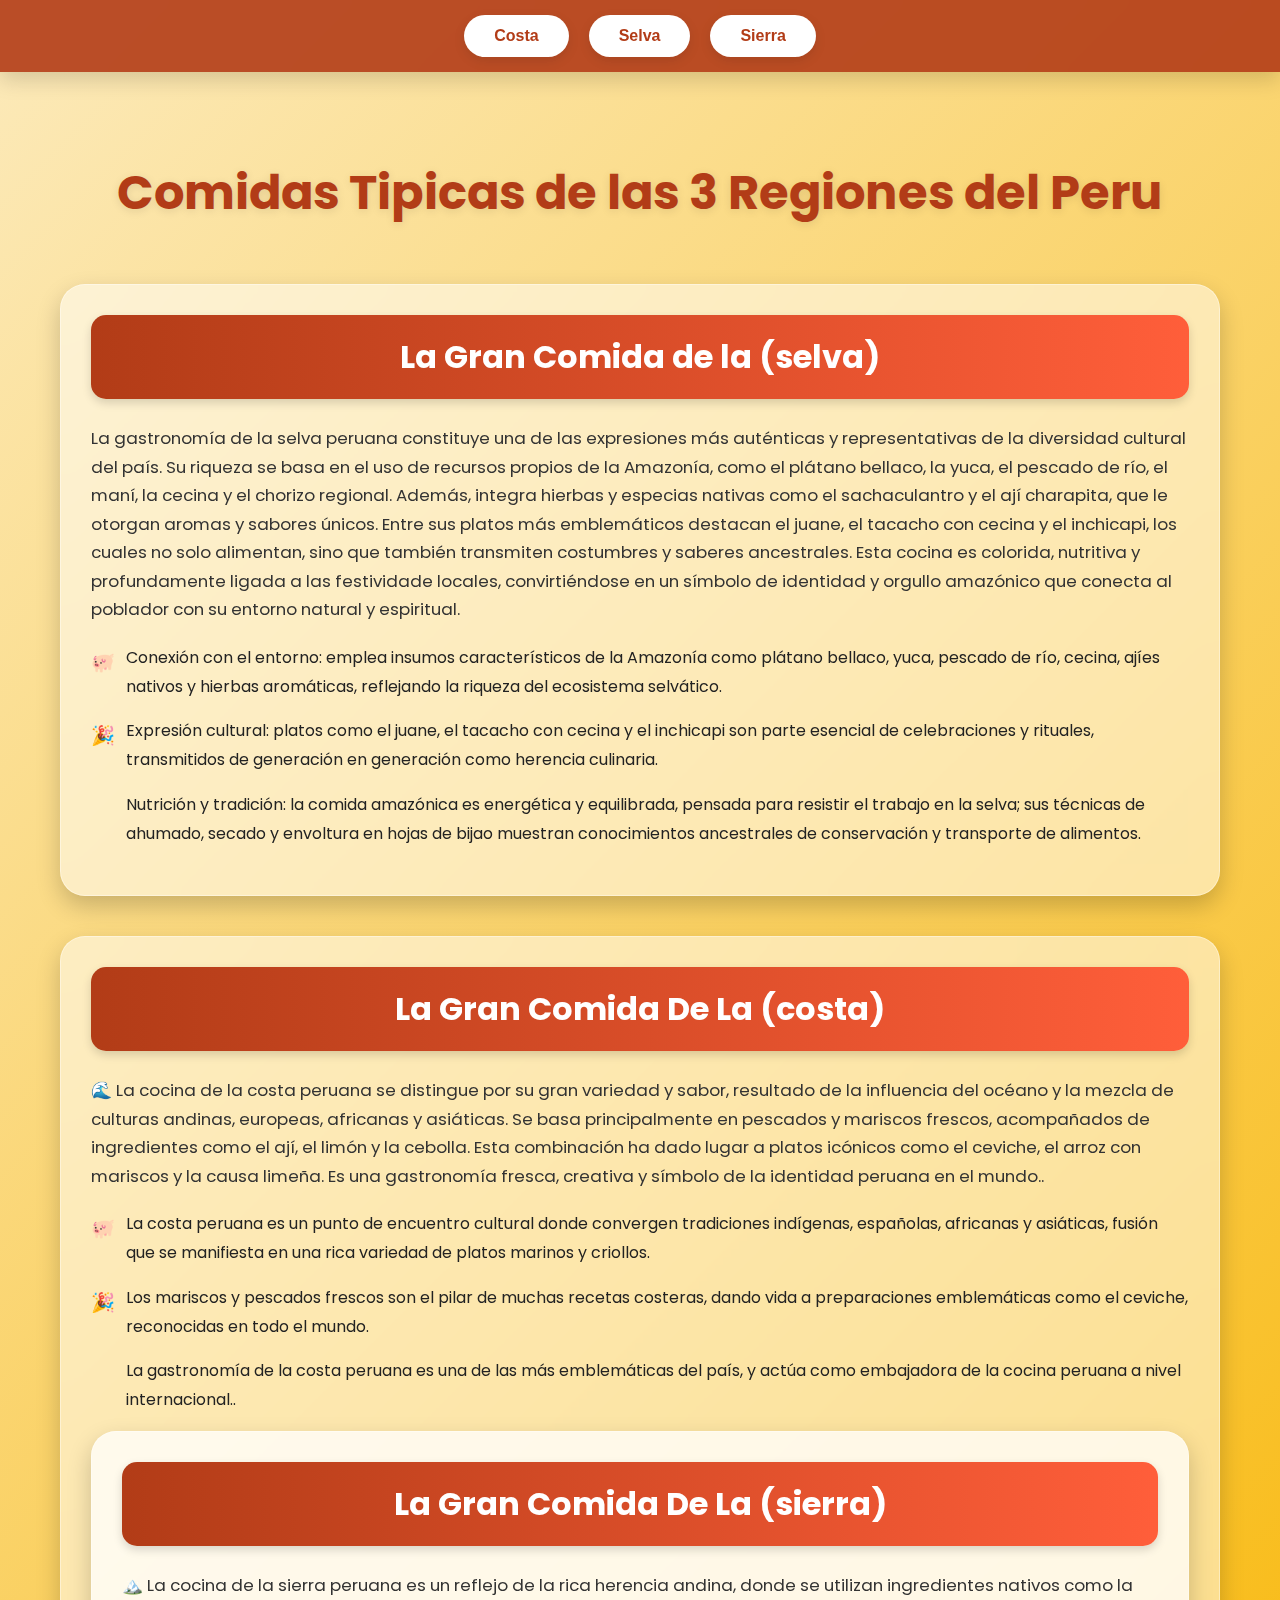
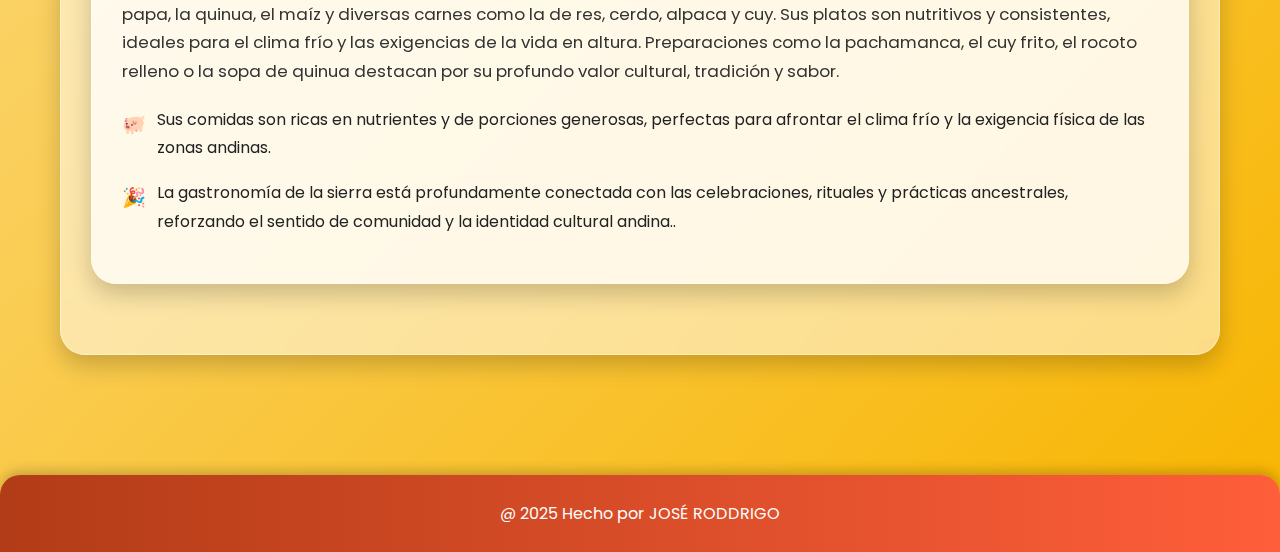
<file: index.html>
<!DOCTYPE html>
<html lang="en">

<head>
    <meta charset="UTF-8">
    <meta name="viewport" content="width=device-width, initial-scale=1.0">
    <title>Menu Principal</title>
    <link rel="stylesheet" href="index.css">
</head>

<body>


    <header>
        <nav>
            <ul>
                <li> <a href="costa.html"><button>Costa</button></a></li>
                <li> <a href="selva.html"><button>Selva</button> </a></li>
                <li>
                    <a href="sierra.html"> <button>Sierra</button> </a>
                </li>
            </ul>

        </nav>


    </header>
    <main>

        <h1>Comidas Tipicas de las 3 Regiones del Peru</h1>

        <ul>
            <h2>La Gran Comida de la (selva)</h2>
            <p>La gastronomía de la selva peruana constituye una de las expresiones más auténticas y representativas de la diversidad cultural del país. Su riqueza se basa en el uso de recursos propios de la Amazonía, como el plátano bellaco, la yuca, el
                pescado de río, el maní, la cecina y el chorizo regional. Además, integra hierbas y especias nativas como el sachaculantro y el ají charapita, que le otorgan aromas y sabores únicos. Entre sus platos más emblemáticos destacan el juane,
                el tacacho con cecina y el inchicapi, los cuales no solo alimentan, sino que también transmiten costumbres y saberes ancestrales. Esta cocina es colorida, nutritiva y profundamente ligada a las festividade locales, convirtiéndose en un
                símbolo de identidad y orgullo amazónico que conecta al poblador con su entorno natural y espiritual.</p>

            <li>Conexión con el entorno: emplea insumos característicos de la Amazonía como plátano bellaco, yuca, pescado de río, cecina, ajíes nativos y hierbas aromáticas, reflejando la riqueza del ecosistema selvático.</li>
            <li>Expresión cultural: platos como el juane, el tacacho con cecina y el inchicapi son parte esencial de celebraciones y rituales, transmitidos de generación en generación como herencia culinaria.</li>
            <li>Nutrición y tradición: la comida amazónica es energética y equilibrada, pensada para resistir el trabajo en la selva; sus técnicas de ahumado, secado y envoltura en hojas de bijao muestran conocimientos ancestrales de conservación y transporte
                de alimentos.</li>
        </ul>

        <ul>
            <h2>La Gran Comida De La (costa)</h2>
            <p>🌊 La cocina de la costa peruana se distingue por su gran variedad y sabor, resultado de la influencia del océano y la mezcla de culturas andinas, europeas, africanas y asiáticas. Se basa principalmente en pescados y mariscos frescos, acompañados
                de ingredientes como el ají, el limón y la cebolla. Esta combinación ha dado lugar a platos icónicos como el ceviche, el arroz con mariscos y la causa limeña. Es una gastronomía fresca, creativa y símbolo de la identidad peruana en el
                mundo..
            </p>
            <li>La costa peruana es un punto de encuentro cultural donde convergen tradiciones indígenas, españolas, africanas y asiáticas, fusión que se manifiesta en una rica variedad de platos marinos y criollos.</li>
            <li>Los mariscos y pescados frescos son el pilar de muchas recetas costeras, dando vida a preparaciones emblemáticas como el ceviche, reconocidas en todo el mundo.</li>
            <li>La gastronomía de la costa peruana es una de las más emblemáticas del país, y actúa como embajadora de la cocina peruana a nivel internacional..</li>

            <ul>
                <h2>La Gran Comida De La (sierra)</h2>
                <p>🏔️ La cocina de la sierra peruana es un reflejo de la rica herencia andina, donde se utilizan ingredientes nativos como la papa, la quinua, el maíz y diversas carnes como la de res, cerdo, alpaca y cuy. Sus platos son nutritivos y consistentes,
                    ideales para el clima frío y las exigencias de la vida en altura. Preparaciones como la pachamanca, el cuy frito, el rocoto relleno o la sopa de quinua destacan por su profundo valor cultural, tradición y sabor.</li>
                    <li>Sus comidas son ricas en nutrientes y de porciones generosas, perfectas para afrontar el clima frío y la exigencia física de las zonas andinas.</li>
                    <li>La gastronomía de la sierra está profundamente conectada con las celebraciones, rituales y prácticas ancestrales, reforzando el sentido de comunidad y la identidad cultural andina..</li>
            </ul>




    </main>
    <footer>
        <p>@ 2025 Hecho por JOSÉ RODDRIGO</p>
    </footer>



</body>

</html>
</file>
<file: index.css>
/* FUENTE */

@import url('https://fonts.googleapis.com/css2?family=Poppins:wght@400;600;700&display=swap');

/* RESET */

* {
    margin: 0;
    padding: 0;
    box-sizing: border-box;
    scroll-behavior: smooth;
}


/* BASE GENERAL */

body {
    font-family: 'Poppins', sans-serif;
    background: linear-gradient(135deg, #fceabb, #f8b500);
    color: #2c2c2c;
    line-height: 1.7;
    padding: 0;
    margin: 0;
}


/* SCROLLBAR */

::-webkit-scrollbar {
    width: 10px;
}

::-webkit-scrollbar-thumb {
    background: #b23c17;
    border-radius: 10px;
}

::-webkit-scrollbar-track {
    background: #fceabb;
}


/* HEADER */

header {
    background: rgba(178, 60, 23, 0.9);
    padding: 15px 0;
    position: sticky;
    top: 0;
    z-index: 999;
    backdrop-filter: blur(8px);
    box-shadow: 0 8px 20px rgba(0, 0, 0, 0.15);
}


/* NAV */

nav ul {
    list-style: none;
    display: flex;
    justify-content: center;
    gap: 20px;
    flex-wrap: wrap;
}

nav ul li a button {
    background: #fff;
    border: none;
    padding: 12px 30px;
    border-radius: 999px;
    font-size: 1rem;
    cursor: pointer;
    font-weight: 600;
    color: #b23c17;
    transition: all 0.3s ease;
    box-shadow: 0 4px 12px rgba(0, 0, 0, 0.1);
}

nav ul li a button:hover {
    background: #b23c17;
    color: #fff;
    transform: scale(1.08);
    box-shadow: 0 6px 16px rgba(0, 0, 0, 0.25);
}


/* CONTENIDO */

main {
    max-width: 1200px;
    margin: 60px auto;
    padding: 20px;
}


/* TÍTULO PRINCIPAL */

main h1 {
    text-align: center;
    margin-bottom: 50px;
    font-size: 3rem;
    color: #b23c17;
    text-shadow: 0 2px 10px rgba(0, 0, 0, 0.1);
}


/* BLOQUE / TARJETA */

main ul {
    background: rgba(255, 255, 255, 0.5);
    border-radius: 25px;
    padding: 30px;
    box-shadow: 0 10px 25px rgba(0, 0, 0, 0.2);
    backdrop-filter: blur(12px);
    transition: transform 0.3s ease, box-shadow 0.3s ease;
    list-style: none;
    margin-bottom: 40px;
    border: 1px solid rgba(255, 255, 255, 0.4);
}

main ul:hover {
    transform: translateY(-10px);
    box-shadow: 0 15px 30px rgba(0, 0, 0, 0.3);
}


/* TÍTULO DE LA REGIÓN */

main ul h2 {
    font-size: 2rem;
    background: linear-gradient(90deg, #b23c17, #ff5e3a);
    color: #fff;
    padding: 15px;
    border-radius: 15px;
    text-align: center;
    margin-bottom: 25px;
    box-shadow: 0 4px 10px rgba(0, 0, 0, 0.15);
}


/* PÁRRAFOS */

main ul p {
    font-size: 1.05rem;
    color: #333;
    margin-bottom: 20px;
}


/* ELEMENTOS DE LA LISTA */

main ul li {
    font-size: 1rem;
    margin-bottom: 16px;
    padding-left: 35px;
    position: relative;
    color: #222;
    line-height: 1.8;
    transition: color 0.3s ease;
}

main ul li:hover {
    color: #b23c17;
}

main ul li::before {
    position: absolute;
    left: 0;
    top: 2px;
    font-size: 1.2rem;
}


/* DIFERENTES ICONOS PERSONALIZADOS */

main ul li:nth-child(1)::before {
    content: "🌿";
}

main ul li:nth-child(2)::before {
    content: "🍌";
}

main ul li:nth-child(3)::before {
    content: "🐖";
}

main ul li:nth-child(4)::before {
    content: "🎉";
}


/* FOOTER */

footer {
    background: linear-gradient(90deg, #b23c17, #ff5e3a);
    color: white;
    text-align: center;
    padding: 25px;
    font-size: 1rem;
    border-top-left-radius: 20px;
    border-top-right-radius: 20px;
    box-shadow: 0 -4px 12px rgba(0, 0, 0, 0.2);
}
</file>
